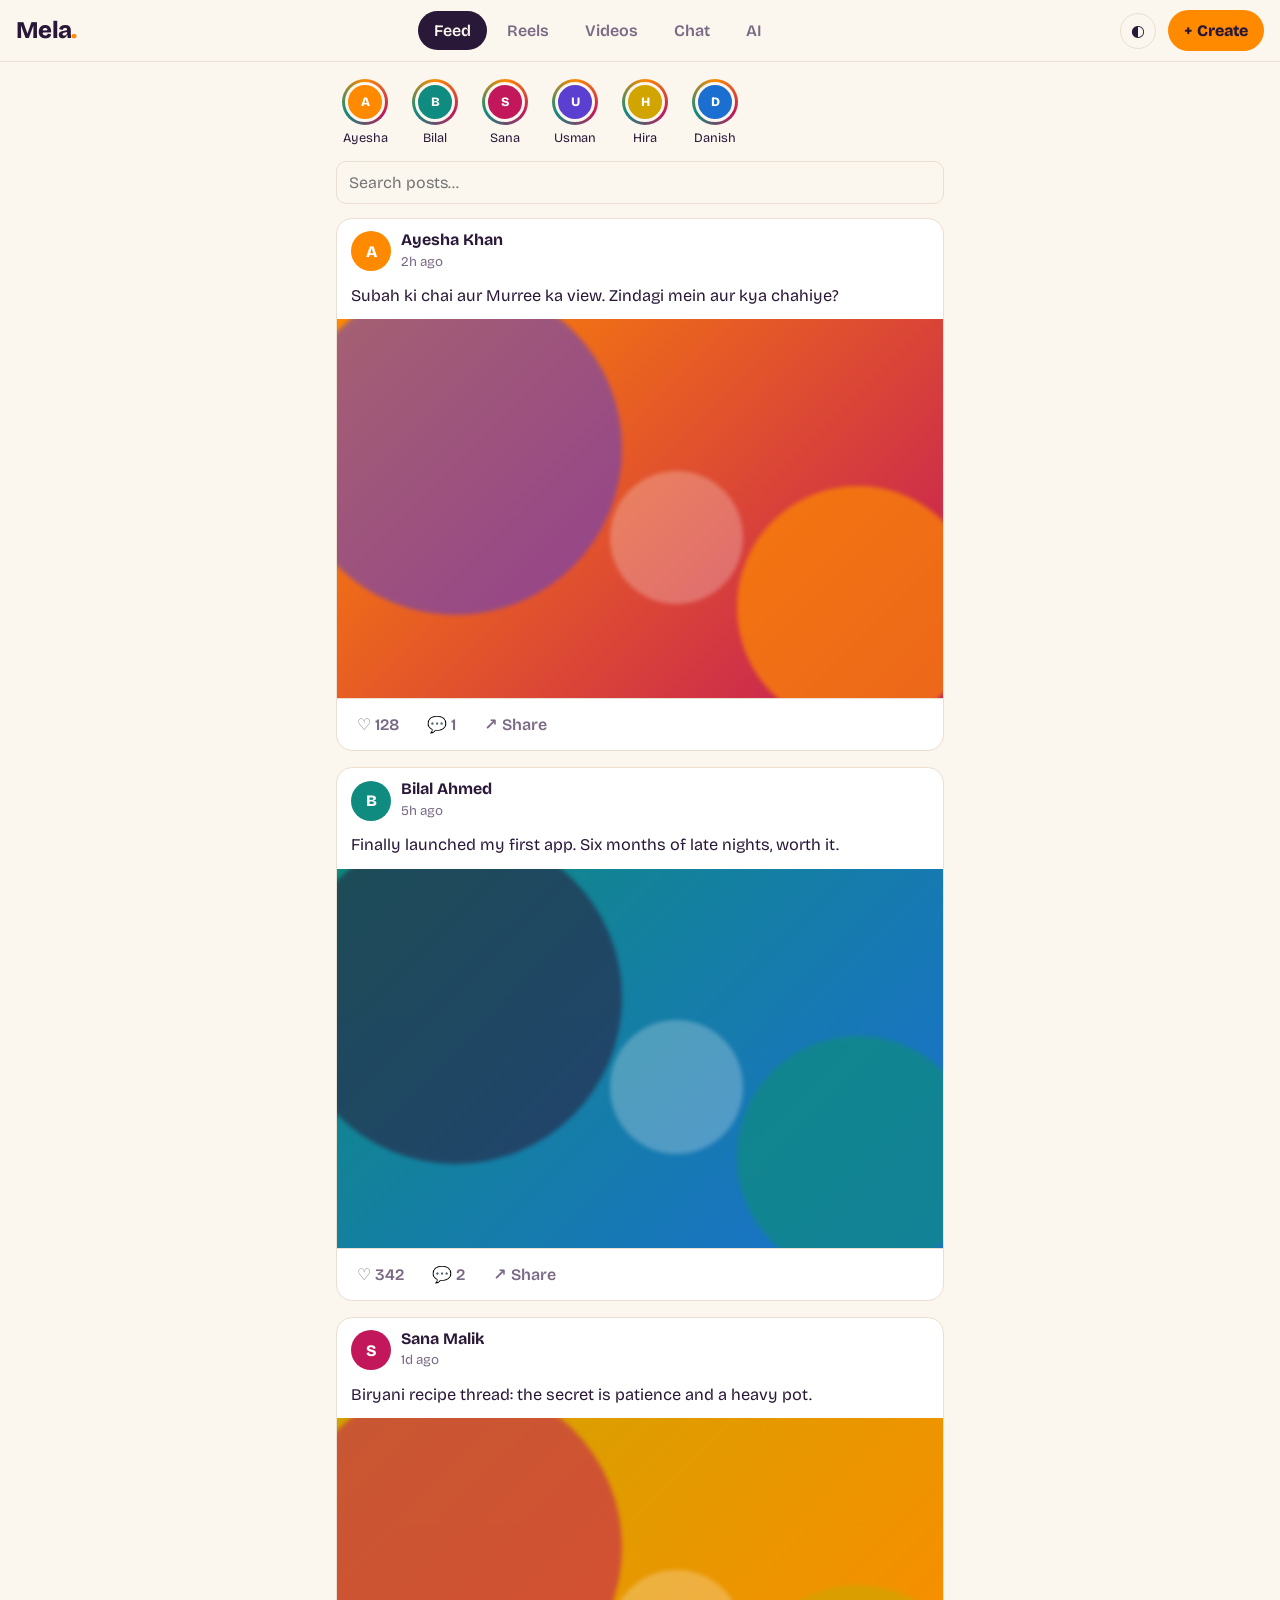
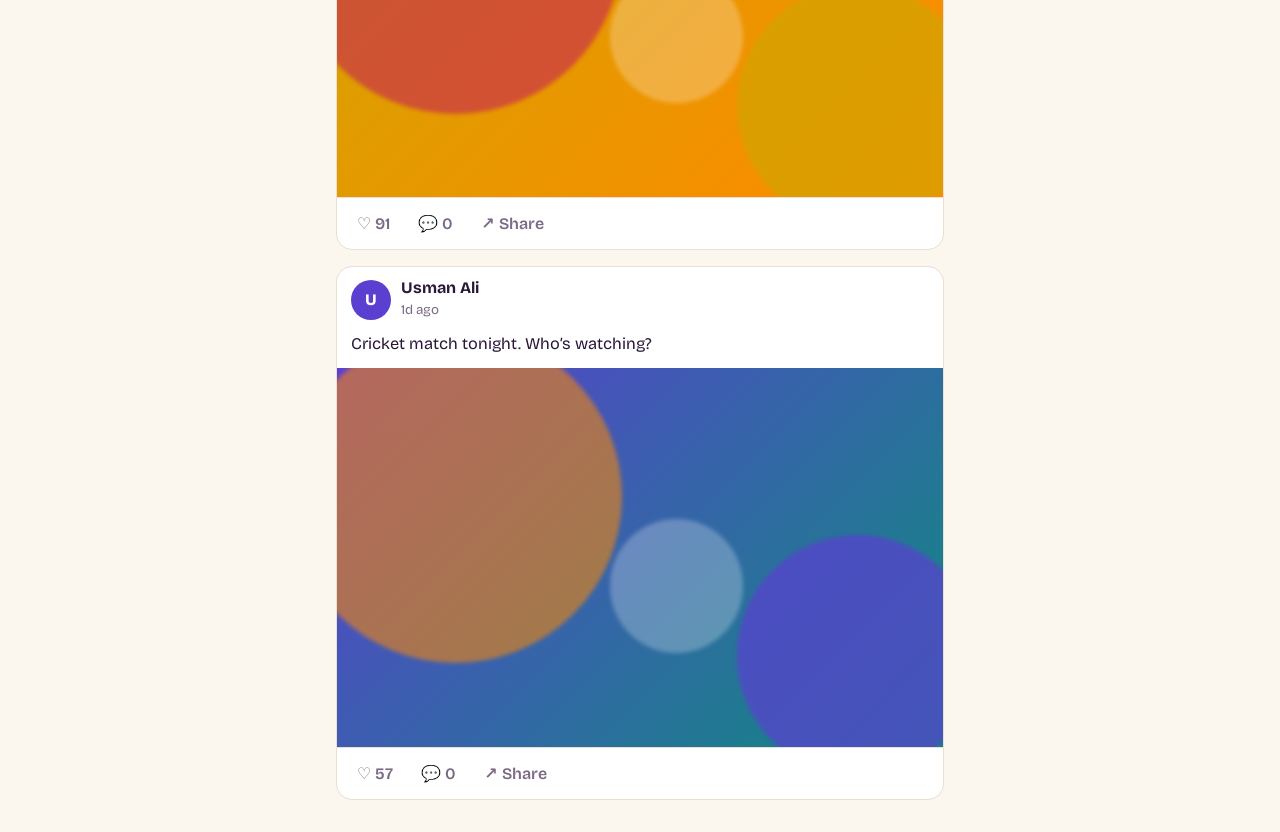
<file: index.html>
<!DOCTYPE html>
<html lang="en">
<head>
<meta charset="utf-8">
<meta name="viewport" content="width=device-width, initial-scale=1, viewport-fit=cover">
<title>Mela – Feed, Reels, Videos</title>
<link href="https://fonts.googleapis.com/css2?family=Bricolage+Grotesque:wght@400;600;800&display=swap" rel="stylesheet">
<style>
:root{--bg:#fbf6ee;--card:#fff;--ink:#2a1838;--mute:#7a6a85;--line:#eadfd0;--accent:#ff8a00;--teal:#0f8b7f;--onacc:#2a1838;
color-scheme:light;box-sizing:border-box;padding-top:env(safe-area-inset-top,0px);padding-bottom:env(safe-area-inset-bottom,0px)}
@media (prefers-color-scheme:dark){:root:not([data-theme="light"]){--bg:#1a1024;--card:#26183400;--card:#261834;--ink:#f6ecff;--mute:#a995b8;--line:#3a2850;--teal:#34d1c0;color-scheme:dark}}
:root[data-theme="dark"]{--bg:#1a1024;--card:#261834;--ink:#f6ecff;--mute:#a995b8;--line:#3a2850;--teal:#34d1c0;color-scheme:dark}
*,*:before,*:after{box-sizing:inherit}
html{scroll-padding-top:env(safe-area-inset-top,0px)}
body{margin:0;background:var(--bg);color:var(--ink);font-family:'Bricolage Grotesque',system-ui,-apple-system,Segoe UI,sans-serif;line-height:1.45}
body::before{content:"";position:fixed;inset:0 0 auto;height:env(safe-area-inset-top,0px);background:var(--bg);z-index:30}
button{font:inherit;color:inherit;cursor:pointer;border:0;background:none}
button:focus-visible,input:focus-visible,textarea:focus-visible{outline:3px solid var(--teal);outline-offset:2px}
header{position:sticky;top:env(safe-area-inset-top,0px);z-index:20;background:var(--bg);border-bottom:1px solid var(--line);display:flex;align-items:center;gap:12px;padding:10px 16px}
.logo{font-weight:800;font-size:1.5rem;letter-spacing:-.03em}
.logo i{font-style:normal;color:var(--accent)}
nav{display:flex;gap:4px;margin:0 auto}
nav button{padding:8px 16px;border-radius:99px;font-weight:600;color:var(--mute)}
nav button[aria-selected="true"]{background:var(--ink);color:var(--bg)}
.create{background:var(--accent);color:var(--onacc);font-weight:800;padding:9px 16px;border-radius:99px}
.theme{width:36px;height:36px;border-radius:50%;border:1px solid var(--line)}
main{max-width:640px;margin:0 auto;padding:16px}
main.wide{max-width:1100px}
.card{background:var(--card);border:1px solid var(--line);border-radius:16px;margin-bottom:16px;overflow:hidden}
.ph{display:flex;align-items:center;gap:10px;padding:12px 14px}
.av{width:40px;height:40px;border-radius:50%;display:grid;place-items:center;font-weight:800;color:#fff;flex:none}
.ph b{display:block;line-height:1.1}.ph small{color:var(--mute)}
.txt{padding:0 14px 12px;font-size:1.02rem;max-width:62ch}
.media{aspect-ratio:16/10;position:relative;overflow:hidden;background:#222}
.media video,.media img{width:100%;height:100%;object-fit:cover;display:block}
.art{position:absolute;inset:0}
.art span{position:absolute;border-radius:50%;filter:blur(2px);animation:drift 9s ease-in-out infinite alternate}
@keyframes drift{to{transform:translate(30px,-24px) scale(1.25)}}
.acts{display:flex;gap:4px;padding:6px 8px;border-top:1px solid var(--line)}
.acts button{padding:8px 12px;border-radius:10px;font-weight:600;color:var(--mute)}
.acts button:hover{background:var(--line)}
.acts .on{color:#e5195b}
.cmts{padding:8px 14px 14px;border-top:1px solid var(--line)}
.cmts p{margin:6px 0;font-size:.95rem}
.cmts form{display:flex;gap:8px;margin-top:8px}
input[type=text],textarea{flex:1;width:100%;font:inherit;color:var(--ink);background:var(--bg);border:1px solid var(--line);border-radius:10px;padding:9px 12px}
.btn{background:var(--ink);color:var(--bg);padding:9px 16px;border-radius:10px;font-weight:600}
.reels{height:calc(100dvh - 130px);overflow-y:auto;scroll-snap-type:y mandatory;border-radius:18px;max-width:420px;margin:0 auto;scrollbar-width:none}
.reel{height:100%;scroll-snap-align:start;position:relative;overflow:hidden;background:#222;color:#fff}
.reel .cap{position:absolute;left:16px;right:80px;bottom:20px;text-shadow:0 1px 8px rgba(0,0,0,.6)}
.reel .side{position:absolute;right:10px;bottom:24px;display:flex;flex-direction:column;gap:14px;align-items:center}
.reel .side button{width:52px;color:#fff;font-weight:600;font-size:.8rem;text-shadow:0 1px 6px rgba(0,0,0,.6)}
.reel .side b{display:block;font-size:1.6rem}
.reel.paused .art span{animation-play-state:paused}
.grid{display:grid;grid-template-columns:repeat(auto-fill,minmax(260px,1fr));gap:18px}
.vid{text-align:left;display:block;width:100%}
.vid .media{border-radius:14px;aspect-ratio:16/9}
.dur{position:absolute;right:8px;bottom:8px;background:rgba(0,0,0,.75);color:#fff;font-size:.78rem;padding:2px 7px;border-radius:6px;z-index:2}
.vid h3{margin:8px 0 2px;font-size:1rem;line-height:1.25}.vid small{color:var(--mute)}
.watch .media{aspect-ratio:16/9;border-radius:16px}
.bar{position:absolute;left:0;bottom:0;height:5px;background:var(--accent);z-index:2;width:0}
.play{position:absolute;inset:0;display:grid;place-items:center;z-index:2}
.play span{width:68px;height:68px;border-radius:50%;background:rgba(255,255,255,.9);display:grid;place-items:center;color:#2a1838;font-size:1.6rem}
.row{display:flex;gap:8px;flex-wrap:wrap;align-items:center;margin:12px 0}
dialog{border:1px solid var(--line);border-radius:18px;background:var(--card);color:var(--ink);width:min(520px,92vw);padding:18px}
dialog::backdrop{background:rgba(20,8,30,.55)}
dialog h2{margin:0 0 10px}
.toast{position:fixed;left:50%;bottom:calc(20px + env(safe-area-inset-bottom,0px));transform:translateX(-50%);background:var(--ink);color:var(--bg);padding:10px 18px;border-radius:99px;z-index:40;font-weight:600}
@media (max-width:560px){header{flex-wrap:wrap}nav{order:3;width:100%;justify-content:space-between}nav button{flex:1;padding:8px 6px}.create{margin-left:auto}}
.stories{display:flex;gap:12px;overflow-x:auto;padding-bottom:12px;scrollbar-width:none}.stories button{display:grid;justify-items:center;gap:4px;font-size:.8rem;flex:none}.ring{padding:3px;border-radius:50%;background:conic-gradient(var(--accent),#c2185b,var(--teal),var(--accent))}.ring .av{border:3px solid var(--bg)}
.sv{position:fixed;inset:0;z-index:50;display:grid;place-items:center;color:#fff;text-align:center;padding:30px;font-size:1.5rem;font-weight:800}
.msgs{height:calc(100dvh - 270px);min-height:240px;overflow-y:auto;display:flex;flex-direction:column;gap:8px;padding:4px}
.m{max-width:82%;padding:8px 12px;border-radius:14px;background:var(--card);border:1px solid var(--line);white-space:pre-wrap}.m.me{align-self:flex-end;background:var(--accent);color:var(--onacc);border:0}.m small{display:block;color:var(--mute);font-size:.72rem}.m.me small{color:inherit;opacity:.7}
.chatf{display:flex;gap:8px;margin-top:10px}
@media (prefers-reduced-motion:reduce){.art span{animation:none}}
</style>
</head>
<body>
<header>
  <div class="logo">Mela<i>.</i></div>
  <nav role="tablist" aria-label="Sections">
    <button role="tab" data-tab="feed">Feed</button>
    <button role="tab" data-tab="reels">Reels</button>
    <button role="tab" data-tab="videos">Videos</button>
    <button role="tab" data-tab="chat">Chat</button>
    <button role="tab" data-tab="ai">AI</button>
  </nav>
  <button class="theme" id="theme" aria-label="Toggle dark mode">◐</button>
  <button class="create" id="create">+ Create</button>
</header>
<main id="view"></main>

<dialog id="dlg">
  <h2>Create something</h2>
  <textarea id="newText" rows="4" placeholder="Share what’s on your mind…"></textarea>
  <div class="row"><button class="btn" id="aiCap" hidden>✨ Write with AI</button></div>
  <div class="row"><label>Add photo or video: <input type="file" id="newFile" accept="image/*,video/*"></label></div>
  <p style="color:var(--mute);font-size:.85rem;margin:0 0 10px">Videos you add also appear in Reels and Videos while this page is open.</p>
  <div class="row" style="justify-content:flex-end"><button class="btn" id="cancel" style="background:var(--line);color:var(--ink)">Cancel</button><button class="btn" id="publish">Publish</button></div>
</dialog>

<script>
const COLORS=['#ff8a00','#0f8b7f','#c2185b','#5b3fd1','#d1a400','#1b6fd1'];
const GRAD=[['#ff8a00','#c2185b','#5b3fd1'],['#0f8b7f','#1b6fd1','#2a1838'],['#d1a400','#ff8a00','#c2185b'],['#5b3fd1','#0f8b7f','#ff8a00'],['#c2185b','#2a1838','#1b6fd1'],['#1b6fd1','#34d1c0','#d1a400']];
const people=['Ayesha Khan','Bilal Ahmed','Sana Malik','Usman Ali','Hira Noor','Danish Raza'];
let posts=[
 {id:'p1',who:0,time:'2h',text:'Subah ki chai aur Murree ka view. Zindagi mein aur kya chahiye?',g:0,likes:128,cm:[['Bilal','Wah! Kaunsi jagah hai?']]},
 {id:'p2',who:1,time:'5h',text:'Finally launched my first app. Six months of late nights, worth it.',g:1,likes:342,cm:[['Sana','Mubarak ho! 🎉'],['Usman','Link share karo']]},
 {id:'p3',who:2,time:'1d',text:'Biryani recipe thread: the secret is patience and a heavy pot.',g:2,likes:91,cm:[]},
 {id:'p4',who:3,time:'1d',text:'Cricket match tonight. Who’s watching?',g:3,likes:57,cm:[]}
];
let reels=[
 {id:'r1',who:4,text:'60-second pasta that actually works',g:4,likes:2400},
 {id:'r2',who:5,text:'Sunset timelapse from my rooftop',g:0,likes:1800},
 {id:'r3',who:0,text:'3 tips to learn faster, no fluff',g:1,likes:3100},
 {id:'r4',who:1,text:'Street food tour, part 1',g:2,likes:950}
];
let videos=[
 {id:'v1',who:3,title:'Learn JavaScript in 20 minutes',dur:'20:14',views:'48K views',g:3},
 {id:'v2',who:2,title:'Hunza valley: a 7 day road trip',dur:'12:40',views:'210K views',g:1},
 {id:'v3',who:4,title:'Home workout, no equipment',dur:'15:02',views:'96K views',g:2},
 {id:'v4',who:5,title:'How to start a small business',dur:'9:31',views:'33K views',g:4},
 {id:'v5',who:0,title:'Chai masala from scratch',dur:'6:18',views:'71K views',g:0},
 {id:'v6',who:1,title:'Build a website in one hour',dur:'58:00',views:'120K views',g:5}
];
let liked={},tab='feed',watching=null;
try{liked=JSON.parse(localStorage.getItem('mela-liked')||'{}')}catch(e){}
const $=s=>document.querySelector(s), view=$('#view');
const esc=s=>String(s).replace(/[&<>"]/g,c=>({'&':'&amp;','<':'&lt;','>':'&gt;','"':'&quot;'}[c]));
function save(){try{localStorage.setItem('mela-liked',JSON.stringify(liked))}catch(e){}}
function toast(m){const t=document.createElement('div');t.className='toast';t.textContent=m;document.body.appendChild(t);setTimeout(()=>t.remove(),1800)}
function art(g){const c=GRAD[g%GRAD.length];return `<div class="art" style="background:linear-gradient(135deg,${c[0]},${c[1]})"><span style="width:55%;aspect-ratio:1;left:-8%;top:-10%;background:${c[2]};opacity:.55"></span><span style="width:40%;aspect-ratio:1;right:-6%;bottom:-8%;background:${c[0]};opacity:.7;animation-delay:-3s"></span><span style="width:22%;aspect-ratio:1;left:45%;top:40%;background:#fff;opacity:.25;animation-delay:-6s"></span></div>`}
function media(o){if(o.src){return o.kind==='video'?`<video src="${o.src}" controls loop muted playsinline></video>`:`<img src="${o.src}" alt="Uploaded photo">`}return art(o.g||0)}
function av(i){return `<div class="av" style="background:${COLORS[i%6]}">${people[i%6][0]}</div>`}
function likeBtn(id,n,label){const on=liked[id];return `<button class="${on?'on':''}" data-like="${id}" aria-pressed="${!!on}">${on?'♥':'♡'} ${n+(on?1:0)}${label||''}</button>`}

function renderFeed(){
 view.className='';
 view.innerHTML=storiesHtml()+posts.filter(p=>!q||p.text.toLowerCase().includes(q)).map(p=>`<article class="card" id="${p.id}">
  <div class="ph">${av(p.who)}<div><b>${esc(people[p.who%6])}</b><small>${p.time} ago</small></div></div>
  <div class="txt">${esc(p.text)}</div>
  ${(p.src||p.g!==undefined&&p.showMedia!==false)&&p.g!==undefined||p.src?`<div class="media">${media(p)}</div>`:''}
  <div class="acts">${likeBtn(p.id,p.likes)}<button data-cm="${p.id}">💬 ${p.cm.length}</button><button data-share="${p.id}">↗ Share</button></div>
  <div class="cmts" hidden>${p.cm.map(c=>`<p><b>${esc(c[0])}</b> ${esc(c[1])}</p>`).join('')}
   <form data-form="${p.id}"><input type="text" placeholder="Write a comment…" aria-label="Comment"><button class="btn">Send</button></form></div>
 </article>`).join('');
}
function renderReels(){
 view.className='';
 view.innerHTML=`<div class="reels">${reels.map(r=>`<section class="reel" data-reel>
  ${r.src?`<video src="${r.src}" autoplay loop muted playsinline controls style="width:100%;height:100%;object-fit:cover"></video>`:art(r.g)}
  <div class="cap"><b>@${esc(people[r.who%6].split(' ')[0].toLowerCase())}</b><div>${esc(r.text)}</div></div>
  <div class="side">${likeBtn(r.id,r.likes).replace('<button','<button style="font-size:1.1rem"')}<button data-share="${r.id}"><b>↗</b>Share</button></div>
 </section>`).join('')}</div>
 <p style="text-align:center;color:var(--mute);font-size:.85rem">Scroll for the next reel. Tap a reel to pause the motion.</p>`;
}
function renderVideos(){
 view.className='wide';
 if(watching){const v=videos.find(x=>x.id===watching);
  view.innerHTML=`<div class="watch" style="max-width:860px;margin:0 auto"><button class="btn" data-back style="margin-bottom:12px">← All videos</button>
   <div class="media">${v.src?`<video src="${v.src}" controls autoplay playsinline></video>`:art(v.g)+'<div class="play" data-play><span>▶</span></div><div class="bar" id="bar"></div>'}</div>
   <h2 style="margin:12px 0 4px">${esc(v.title)}</h2><small style="color:var(--mute)">${v.views}</small>
   <div class="row">${av(v.who)}<b>${esc(people[v.who%6])}</b><button class="btn" data-sub style="margin-left:auto">Subscribe</button>${likeBtn(v.id,420)}<button class="btn" data-share="${v.id}" style="background:var(--line);color:var(--ink)">↗ Share</button></div></div>`;return}
 view.innerHTML=`<div class="grid">${videos.map(v=>`<button class="vid" data-open="${v.id}"><div class="media">${media(v)}<span class="dur">${v.dur}</span></div><h3>${esc(v.title)}</h3><small>${esc(people[v.who%6])} · ${v.views}</small></button>`).join('')}</div>`;
}
function render(){
 document.querySelectorAll('nav button').forEach(b=>b.setAttribute('aria-selected',b.dataset.tab===tab));
 ({feed:renderFeed,reels:renderReels,videos:renderVideos,chat:renderChat,ai:renderAI})[tab]();
}
function find(id){return posts.find(x=>x.id===id)||reels.find(x=>x.id===id)||videos.find(x=>x.id===id)}

document.addEventListener('click',e=>{
 const t=e.target.closest('button,[data-reel]');if(!t)return;
 if(t.dataset.tab){tab=t.dataset.tab;watching=null;render();window.scrollTo(0,0)}
 else if(t.dataset.like){const id=t.dataset.like;liked[id]=!liked[id];save();render()}
 else if(t.dataset.cm){const c=t.closest('article').querySelector('.cmts');c.hidden=!c.hidden;if(!c.hidden)c.querySelector('input').focus()}
 else if(t.dataset.share){try{navigator.clipboard.writeText(location.href.split('#')[0]+'#'+t.dataset.share)}catch(x){}toast('Link copied')}
 else if(t.dataset.open){watching=t.dataset.open;render();window.scrollTo(0,0)}
 else if('back' in t.dataset){watching=null;render()}
 else if('sub' in t.dataset){const on=t.textContent==='Subscribe';t.textContent=on?'Subscribed ✓':'Subscribe';if(on)toast('Subscribed')}
 else if(t.id==='theme'){const d=document.documentElement,dark=getComputedStyle(d).colorScheme==='dark';d.dataset.theme=dark?'light':'dark'}
 else if(t.id==='create'){$('#dlg').showModal()}
 else if(t.id==='cancel'){$('#dlg').close()}
 else if(t.id==='publish'){publish()}
});
document.addEventListener('click',e=>{
 const p=e.target.closest('[data-play]');
 if(p){p.remove();const bar=$('#bar');let w=0;const iv=setInterval(()=>{if(!document.body.contains(bar)||w>=100){clearInterval(iv);return}w+=.5;bar.style.width=w+'%'},100)}
 const r=e.target.closest('[data-reel]');if(r&&!e.target.closest('button,video'))r.classList.toggle('paused');
});
document.addEventListener('submit',e=>{
 e.preventDefault();const id=e.target.dataset.form;if(!id)return;
 const i=e.target.querySelector('input');if(!i.value.trim())return;
 find(id).cm.push(['You',i.value.trim()]);const open=id;render();
 const c=document.getElementById(open).querySelector('.cmts');c.hidden=false;
});
function publish(){
 const text=$('#newText').value.trim(),f=$('#newFile').files[0];
 if(!text&&!f){toast('Write something or add a file first');return}
 const o={id:'u'+Date.now(),who:0,time:'Just now',text:text||'New upload',likes:0,cm:[]};
 if(f){o.src=URL.createObjectURL(f);o.kind=f.type.startsWith('video')?'video':'image';
  if(o.kind==='video'){reels.unshift({id:o.id+'r',who:0,text:o.text,likes:0,src:o.src});videos.unshift({id:o.id+'v',who:0,title:o.text.slice(0,60),dur:'New',views:'0 views',g:0,src:o.src})}}
 else o.g=Math.floor(Math.random()*6);
 if(!f)delete o.g;
 posts.unshift(o);$('#newText').value='';$('#newFile').value='';$('#dlg').close();tab='feed';render();toast('Published');
}
let q='',chat=[],room=null,sample=null,aiLog=[];
const myName='Guest'+Math.floor(100+Math.random()*900);
const SYS='You are Mela AI, a friendly assistant inside a social app. Reply briefly, in the same language the user writes (Roman Urdu or English).\n\n';
function storiesHtml(){return `<div class="stories">${people.map((n,i)=>`<button data-story="${i}"><span class="ring"><span class="av" style="background:${COLORS[i]}">${n[0]}</span></span>${esc(n.split(' ')[0])}</button>`).join('')}</div><input type="text" id="search" placeholder="Search posts…" value="${esc(q)}" aria-label="Search posts" style="margin-bottom:14px">`}
const storyText=['Chai time ☕','New project loading…','Weekend plans?','Match day!','Fresh bake today','Morning run done'];
function msgs(list,empty){return list.length?list.map(m=>`<div class="m ${m.me?'me':''}"><small>${esc(m.n)}</small>${esc(m.t)}</div>`).join(''):`<p style="color:var(--mute);text-align:center">${empty}</p>`}
function renderChat(){view.className='';
 view.innerHTML=`<h2 style="margin:0 0 8px">Live chat</h2><small style="color:var(--mute)">${room?'Everyone with this page open right now can see your messages.':'Live chat connects when this page is open on claude.ai.'}</small><div class="msgs" id="msgs">${msgs(chat,'No messages yet. Say salaam!')}</div><form class="chatf" id="chatf"><input type="text" placeholder="Type a message…" aria-label="Message"${room?'':' disabled'}><button class="btn"${room?'':' disabled'}>Send</button></form>`;
 const b=$('#msgs');b.scrollTop=b.scrollHeight}
function renderAI(){view.className='';
 view.innerHTML=`<h2 style="margin:0 0 8px">Mela AI ✨</h2><small style="color:var(--mute)">${sample?'Ask for caption ideas, video scripts, or advice.':'AI works when this page is open on claude.ai.'}</small><div class="msgs" id="msgs">${msgs(aiLog.map(m=>({me:m.role==='user',n:m.role==='user'?'You':'Mela AI',t:m.content})),'Try: “Mere reel ke liye 3 caption do”')}</div><form class="chatf" id="aif"><input type="text" placeholder="Ask Mela AI…" aria-label="Ask AI"${sample?'':' disabled'}><button class="btn"${sample?'':' disabled'}>Ask</button></form>`;
 const b=$('#msgs');b.scrollTop=b.scrollHeight}
async function askAI(t){aiLog.push({role:'user',content:t});const a={role:'assistant',content:'…'};const hist=aiLog.map((m,i)=>i?m:{role:'user',content:SYS+m.content});aiLog.push(a);renderAI();
 try{const r=await sample(hist,{cache:false,onText:({text})=>{a.content=text;if(tab==='ai')renderAI()}});a.content=r.text}catch(e){a.content=e&&e.code==='not_granted'?'AI permission was declined.':'AI is busy, try again soon.'}
 if(tab==='ai')renderAI()}
document.addEventListener('submit',e=>{const id=e.target.id;if(id!=='chatf'&&id!=='aif')return;e.preventDefault();const i=e.target.querySelector('input'),t=i.value.trim();if(!t)return;i.value='';
 if(id==='aif'){askAI(t);return}
 chat.push({n:myName,t,me:true});try{room.emit('msg',{n:myName,t})}catch(x){}renderChat()},true);
document.addEventListener('input',e=>{if(e.target.id==='search'){q=e.target.value.toLowerCase();const p=e.target.selectionStart;renderFeed();const s=$('#search');s.focus();s.setSelectionRange(p,p)}});
document.addEventListener('click',async e=>{
 const s=e.target.closest('[data-story]');
 if(s){const i=+s.dataset.story,c=GRAD[i%6],d=document.createElement('div');d.className='sv';d.style.background=`linear-gradient(160deg,${c[0]},${c[1]},${c[2]})`;d.innerHTML=`<div>${esc(people[i])}<br><span style="font-weight:600;font-size:1.1rem">${storyText[i]}</span></div>`;d.onclick=()=>d.remove();document.body.appendChild(d);setTimeout(()=>d.remove(),4000);return}
 if(e.target.id==='aiCap'&&sample){const b=e.target,idea=$('#newText').value.trim()||'a fun everyday moment';b.textContent='Writing…';
 try{const r=await sample('Write one catchy social media post (max 30 words, add 1-2 emojis) about this idea. Use the same language as the idea. Reply with the post only.\n\nIdea: '+idea,{cache:false});$('#newText').value=r.text.trim()}catch(x){toast('AI is unavailable right now')}b.textContent='✨ Write with AI'}
});
if(window.claude){
 claude.use('sample').then(s=>{sample=s;if(s)$('#aiCap').hidden=false;if(tab==='ai')render()}).catch(()=>{});
 claude.use('room').then(r=>{if(!r)return;room=r;r.on('msg',d=>{if(d&&d.t){chat.push({n:String(d.n||'Guest').slice(0,30),t:String(d.t).slice(0,500)});if(tab==='chat')renderChat()}});if(tab==='chat')render()}).catch(()=>{});
}
render();
</script>
</body>
</html>
</file>
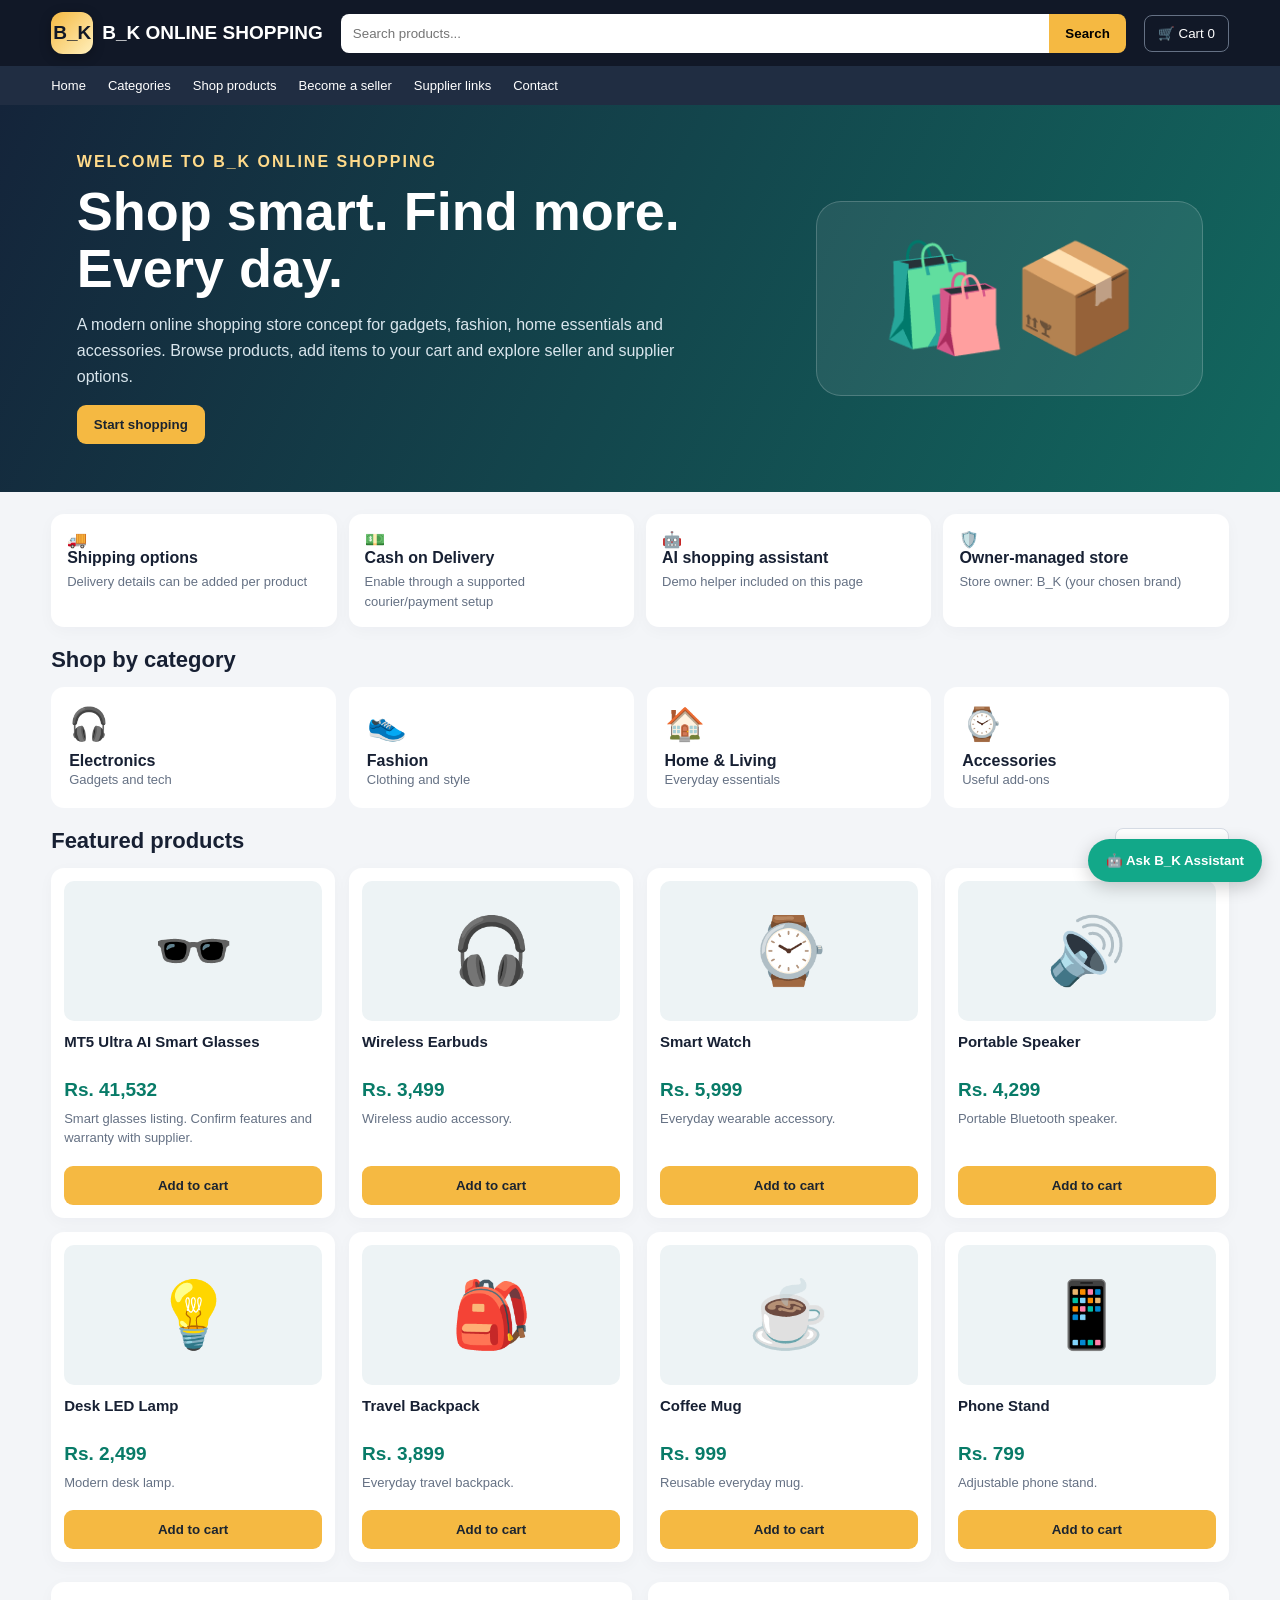
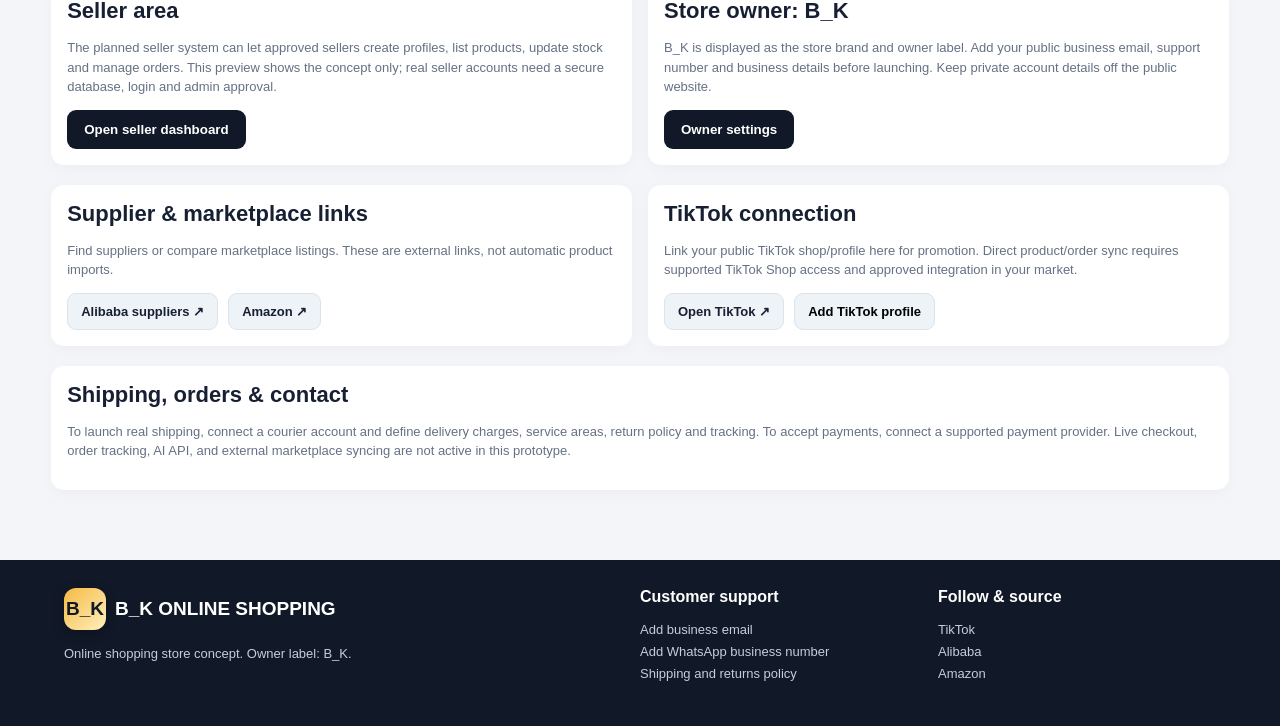
<file: B_K_online_shopping_demo.html>
<!doctype html>
<html lang="en">
<head>
<meta charset="utf-8"><meta name="viewport" content="width=device-width,initial-scale=1">
<meta name="theme-color" content="#111827">
<title>B_K ONLINE SHOPPING</title>
<style>
:root{--navy:#111827;--navy2:#202d42;--gold:#f5b942;--teal:#12a889;--bg:#f3f5f8;--muted:#657184}
*{box-sizing:border-box}body{margin:0;background:var(--bg);font-family:Arial,sans-serif;color:#172033}a{color:inherit;text-decoration:none}
header{background:var(--navy);color:white;padding:12px 4%;display:flex;align-items:center;gap:18px;position:sticky;top:0;z-index:5}
.logo{display:flex;align-items:center;gap:9px;font-weight:800;font-size:19px;white-space:nowrap}.mark{width:42px;height:42px;border-radius:12px;background:linear-gradient(135deg,var(--gold),#fff0bd);color:#111827;display:grid;place-items:center;font-weight:900;font-size:19px;box-shadow:0 3px 12px #0004}
.search{display:flex;flex:1;min-width:90px}.search input{width:100%;padding:12px;border:0;border-radius:8px 0 0 8px;outline:0}.search button{border:0;background:var(--gold);padding:0 16px;border-radius:0 8px 8px 0;cursor:pointer;font-weight:bold}
.cartbtn{border:1px solid #657184;background:transparent;color:white;padding:10px 13px;border-radius:8px;white-space:nowrap;cursor:pointer}
nav{background:var(--navy2);color:white;display:flex;gap:22px;padding:12px 4%;overflow:auto;white-space:nowrap;font-size:13px}
.hero{background:linear-gradient(115deg,#14243a,#12685f);color:white;padding:48px 6%;display:grid;grid-template-columns:1.3fr .7fr;align-items:center;gap:20px}
.hero h1{font-size:clamp(30px,5vw,54px);line-height:1.05;margin:12px 0}.hero p{color:#d9e6ed;line-height:1.6;max-width:620px}.hero .tag{color:#ffda8a;font-weight:bold;letter-spacing:2px}.heroArt{font-size:105px;text-align:center;background:#ffffff14;border:1px solid #ffffff30;border-radius:25px;padding:35px}
.btn{border:0;border-radius:9px;padding:12px 17px;background:var(--gold);font-weight:bold;cursor:pointer;color:#1b2430}.btn.dark{background:var(--navy);color:white}.wrap{max-width:1450px;margin:auto;padding:22px 4% 50px}
.trust{display:grid;grid-template-columns:repeat(4,1fr);gap:12px;margin-bottom:20px}.trust div,.panel{background:white;border-radius:13px;padding:16px;box-shadow:0 4px 16px #15223808}.trust b{display:block;margin-bottom:5px}.muted{color:var(--muted);font-size:13px;line-height:1.5}
h2{margin:0 0 14px;font-size:22px}.section{margin:20px 0}.categories{display:grid;grid-template-columns:repeat(4,1fr);gap:13px}.cat{background:white;border-radius:13px;padding:18px;cursor:pointer}.cat span{font-size:32px}.cat b{display:block;margin-top:9px}
.toolbar{display:flex;justify-content:space-between;align-items:center;gap:12px;flex-wrap:wrap}.toolbar select{padding:10px;border:1px solid #d6dce5;border-radius:8px;background:white}
.products{display:grid;grid-template-columns:repeat(4,1fr);gap:14px}.product{background:white;border-radius:13px;padding:13px;display:flex;flex-direction:column;box-shadow:0 4px 16px #15223808}.pic{height:140px;background:#edf3f5;border-radius:10px;display:grid;place-items:center;font-size:65px;margin-bottom:12px}.product h3{font-size:15px;min-height:38px;margin:0 0 8px}.price{font-weight:800;font-size:19px;color:#087b68}.product .muted{margin:8px 0 12px;flex:1}.product button{width:100%;margin-top:6px}
.two{display:grid;grid-template-columns:1fr 1fr;gap:16px}.links{display:flex;gap:10px;flex-wrap:wrap;margin-top:12px}.linkbtn{display:inline-block;background:#edf3f7;border:1px solid #dce4eb;padding:10px 13px;border-radius:9px;font-weight:bold;font-size:13px}
.assistant{position:fixed;right:18px;bottom:18px;z-index:8}.chatToggle{border:0;border-radius:30px;background:var(--teal);color:white;padding:14px 18px;font-weight:bold;box-shadow:0 5px 18px #0003;cursor:pointer}
.chat{display:none;position:absolute;right:0;bottom:60px;width:min(340px,calc(100vw - 36px));background:white;border-radius:15px;box-shadow:0 8px 35px #0003;overflow:hidden}.chathead{background:var(--navy);color:white;padding:14px;font-weight:bold}.chatbody{height:220px;overflow:auto;padding:12px;font-size:13px}.bubble{background:#edf3f7;padding:9px 11px;border-radius:10px;margin:7px 0;line-height:1.4}.chatrow{display:flex;padding:10px;gap:6px;border-top:1px solid #eee}.chatrow input{min-width:0;flex:1;padding:10px;border:1px solid #ddd;border-radius:8px}
footer{background:var(--navy);color:white;padding:28px 5%;display:grid;grid-template-columns:2fr 1fr 1fr;gap:20px}footer p{color:#c4cedb;font-size:13px;line-height:1.7}
#toast{position:fixed;bottom:80px;left:50%;transform:translateX(-50%);background:#182333;color:white;padding:11px 16px;border-radius:8px;display:none;z-index:12}
@media(max-width:800px){.products{grid-template-columns:repeat(2,1fr)}.trust{grid-template-columns:repeat(2,1fr)}.hero{grid-template-columns:1fr}.heroArt{font-size:75px}.categories{grid-template-columns:repeat(2,1fr)}}
@media(max-width:520px){header{gap:8px;padding:9px 3%}.logo{font-size:14px}.mark{width:35px;height:35px;font-size:16px}.cartbtn{font-size:12px;padding:9px}.search button{padding:0 10px}.hero{padding:35px 5%}.wrap{padding:15px 3% 40px}.products{gap:9px}.pic{height:110px;font-size:52px}.product{padding:9px}.two{grid-template-columns:1fr}footer{grid-template-columns:1fr}}
</style>
</head>
<body>
<header>
 <a class="logo" href="#"><span class="mark">B_K</span><span>B_K ONLINE SHOPPING</span></a>
 <div class="search"><input id="q" placeholder="Search products..." oninput="render()"><button onclick="render()">Search</button></div>
 <button class="cartbtn" onclick="showCart()">🛒 Cart <span id="count">0</span></button>
</header>
<nav><a href="#home">Home</a><a href="#categories">Categories</a><a href="#products">Shop products</a><a href="#sell">Become a seller</a><a href="#sourcing">Supplier links</a><a href="#contact">Contact</a></nav>
<section class="hero" id="home"><div><div class="tag">WELCOME TO B_K ONLINE SHOPPING</div><h1>Shop smart. Find more. Every day.</h1><p>A modern online shopping store concept for gadgets, fashion, home essentials and accessories. Browse products, add items to your cart and explore seller and supplier options.</p><button class="btn" onclick="document.getElementById('products').scrollIntoView({behavior:'smooth'})">Start shopping</button></div><div class="heroArt">🛍️📦</div></section>
<main class="wrap">
 <div class="trust"><div>🚚 <b>Shipping options</b><span class="muted">Delivery details can be added per product</span></div><div>💵 <b>Cash on Delivery</b><span class="muted">Enable through a supported courier/payment setup</span></div><div>🤖 <b>AI shopping assistant</b><span class="muted">Demo helper included on this page</span></div><div>🛡️ <b>Owner-managed store</b><span class="muted">Store owner: B_K (your chosen brand)</span></div></div>
 <section class="section" id="categories"><h2>Shop by category</h2><div class="categories">
  <div class="cat" onclick="filterCat('Electronics')"><span>🎧</span><b>Electronics</b><small class="muted">Gadgets and tech</small></div>
  <div class="cat" onclick="filterCat('Fashion')"><span>👟</span><b>Fashion</b><small class="muted">Clothing and style</small></div>
  <div class="cat" onclick="filterCat('Home')"><span>🏠</span><b>Home & Living</b><small class="muted">Everyday essentials</small></div>
  <div class="cat" onclick="filterCat('Accessories')"><span>⌚</span><b>Accessories</b><small class="muted">Useful add-ons</small></div>
 </div></section>
 <section class="section" id="products"><div class="toolbar"><h2>Featured products</h2><select id="catfilter" onchange="render()"><option>All</option><option>Electronics</option><option>Fashion</option><option>Home</option><option>Accessories</option></select></div><div class="products" id="grid"></div></section>
 <section class="section two" id="sell">
  <div class="panel"><h2>Seller area</h2><p class="muted">The planned seller system can let approved sellers create profiles, list products, update stock and manage orders. This preview shows the concept only; real seller accounts need a secure database, login and admin approval.</p><button class="btn dark" onclick="toast('Seller dashboard is a planned feature. It is not connected in this demo.')">Open seller dashboard</button></div>
  <div class="panel"><h2>Store owner: B_K</h2><p class="muted">B_K is displayed as the store brand and owner label. Add your public business email, support number and business details before launching. Keep private account details off the public website.</p><button class="btn dark" onclick="toast('Owner settings require a secure admin login in the live version.')">Owner settings</button></div>
 </section>
 <section class="section two" id="sourcing">
  <div class="panel"><h2>Supplier & marketplace links</h2><p class="muted">Find suppliers or compare marketplace listings. These are external links, not automatic product imports.</p><div class="links"><a class="linkbtn" href="https://www.alibaba.com/" target="_blank" rel="noopener">Alibaba suppliers ↗</a><a class="linkbtn" href="https://www.amazon.com/" target="_blank" rel="noopener">Amazon ↗</a></div></div>
  <div class="panel"><h2>TikTok connection</h2><p class="muted">Link your public TikTok shop/profile here for promotion. Direct product/order sync requires supported TikTok Shop access and approved integration in your market.</p><div class="links"><a class="linkbtn" href="https://www.tiktok.com/" target="_blank" rel="noopener">Open TikTok ↗</a><button class="linkbtn" onclick="toast('Add your public TikTok profile URL when ready.')">Add TikTok profile</button></div></div>
 </section>
 <section class="section panel" id="contact"><h2>Shipping, orders & contact</h2><p class="muted">To launch real shipping, connect a courier account and define delivery charges, service areas, return policy and tracking. To accept payments, connect a supported payment provider. Live checkout, order tracking, AI API, and external marketplace syncing are not active in this prototype.</p></section>
</main>
<footer><div><div class="logo"><span class="mark">B_K</span> B_K ONLINE SHOPPING</div><p>Online shopping store concept. Owner label: B_K.</p></div><div><b>Customer support</b><p>Add business email<br>Add WhatsApp business number<br>Shipping and returns policy</p></div><div><b>Follow & source</b><p><a href="https://www.tiktok.com/" target="_blank" rel="noopener">TikTok</a><br><a href="https://www.alibaba.com/" target="_blank" rel="noopener">Alibaba</a><br><a href="https://www.amazon.com/" target="_blank" rel="noopener">Amazon</a></p></div></footer>
<div class="assistant"><div class="chat" id="chat"><div class="chathead">🤖 B_K AI Shopping Assistant</div><div class="chatbody" id="chatbody"><div class="bubble">Assalam-o-alaikum! Main B_K store ka demo assistant hoon. Product search, categories aur website features ke baare mein pooch sakte hain.</div></div><div class="chatrow"><input id="chatinput" placeholder="Ask about shopping..." onkeydown="if(event.key==='Enter')ask()"><button class="btn" onclick="ask()">Send</button></div></div><button class="chatToggle" onclick="toggleChat()">🤖 Ask B_K Assistant</button></div>
<div id="toast"></div>
<script>
const items=[
{name:"MT5 Ultra AI Smart Glasses",cat:"Electronics",icon:"🕶️",price:41532,desc:"Smart glasses listing. Confirm features and warranty with supplier."},
{name:"Wireless Earbuds",cat:"Electronics",icon:"🎧",price:3499,desc:"Wireless audio accessory."},
{name:"Smart Watch",cat:"Accessories",icon:"⌚",price:5999,desc:"Everyday wearable accessory."},
{name:"Portable Speaker",cat:"Electronics",icon:"🔊",price:4299,desc:"Portable Bluetooth speaker."},
{name:"Desk LED Lamp",cat:"Home",icon:"💡",price:2499,desc:"Modern desk lamp."},
{name:"Travel Backpack",cat:"Fashion",icon:"🎒",price:3899,desc:"Everyday travel backpack."},
{name:"Coffee Mug",cat:"Home",icon:"☕",price:999,desc:"Reusable everyday mug."},
{name:"Phone Stand",cat:"Accessories",icon:"📱",price:799,desc:"Adjustable phone stand."}
];let cart=[];
function money(n){return "Rs. "+n.toLocaleString("en-PK")}
function render(){let q=document.getElementById("q").value.toLowerCase(),c=document.getElementById("catfilter").value;let a=items.filter(x=>(c==="All"||x.cat===c)&&(x.name.toLowerCase().includes(q)||x.desc.toLowerCase().includes(q)));document.getElementById("grid").innerHTML=a.map(x=>`<article class="product"><div class="pic">${x.icon}</div><h3>${x.name}</h3><div class="price">${money(x.price)}</div><p class="muted">${x.desc}</p><button class="btn" onclick="add('${x.name}')">Add to cart</button></article>`).join("")||"<p>No products found.</p>"}
function filterCat(c){document.getElementById("catfilter").value=c;render();document.getElementById("products").scrollIntoView({behavior:"smooth"})}
function add(n){cart.push(n);document.getElementById("count").textContent=cart.length;toast(n+" added to demo cart")}
function showCart(){toast(cart.length?("Cart items: "+cart.join(", ")):"Your cart is empty")}
function toast(s){let t=document.getElementById("toast");t.textContent=s;t.style.display="block";clearTimeout(window.tt);window.tt=setTimeout(()=>t.style.display="none",3000)}
function toggleChat(){let c=document.getElementById("chat");c.style.display=c.style.display==="block"?"none":"block"}
function ask(){let i=document.getElementById("chatinput"),v=i.value.trim();if(!v)return;let b=document.getElementById("chatbody");b.innerHTML+=`<div class="bubble"><b>You:</b> ${safe(v)}</div>`;let low=v.toLowerCase(),answer="Main is demo mein products search aur cart ke baare mein madad kar sakta hoon. Real AI answers ke liye secure AI service connect karni hogi.";if(low.includes("price")||low.includes("glasses"))answer="MT5 Ultra AI Smart Glasses ki demo listed price Rs. 41,532 hai. Supplier se final cost, shipping, warranty aur stock confirm karein.";else if(low.includes("shipping")||low.includes("delivery"))answer="Shipping abhi demo information hai. Live delivery ke liye courier service aur tracking integration connect karna hoga.";else if(low.includes("tiktok"))answer="TikTok link abhi external profile link ke taur par hai. Direct Shop sync ke liye TikTok Shop eligibility aur approved integration zaroori hai.";else if(low.includes("alibaba")||low.includes("amazon"))answer="Alibaba supplier sourcing ke liye hai aur Amazon alag marketplace hai. Product listing ya order sync automatic tabhi hoga jab supported integration/API aur seller permissions milen.";else if(low.includes("seller"))answer="Seller area ka plan hai. Live seller accounts ke liye secure login, database, seller verification aur admin dashboard chahiye.";b.innerHTML+=`<div class="bubble"><b>B_K Assistant:</b> ${answer}</div>`;b.scrollTop=b.scrollHeight;i.value=""}
function safe(s){return s.replace(/[&<>"']/g,c=>({"&":"&amp;","<":"&lt;",">":"&gt;",'"':"&quot;","'":"&#39;"}[c]))}
render();
</script>
</body></html>
</file>
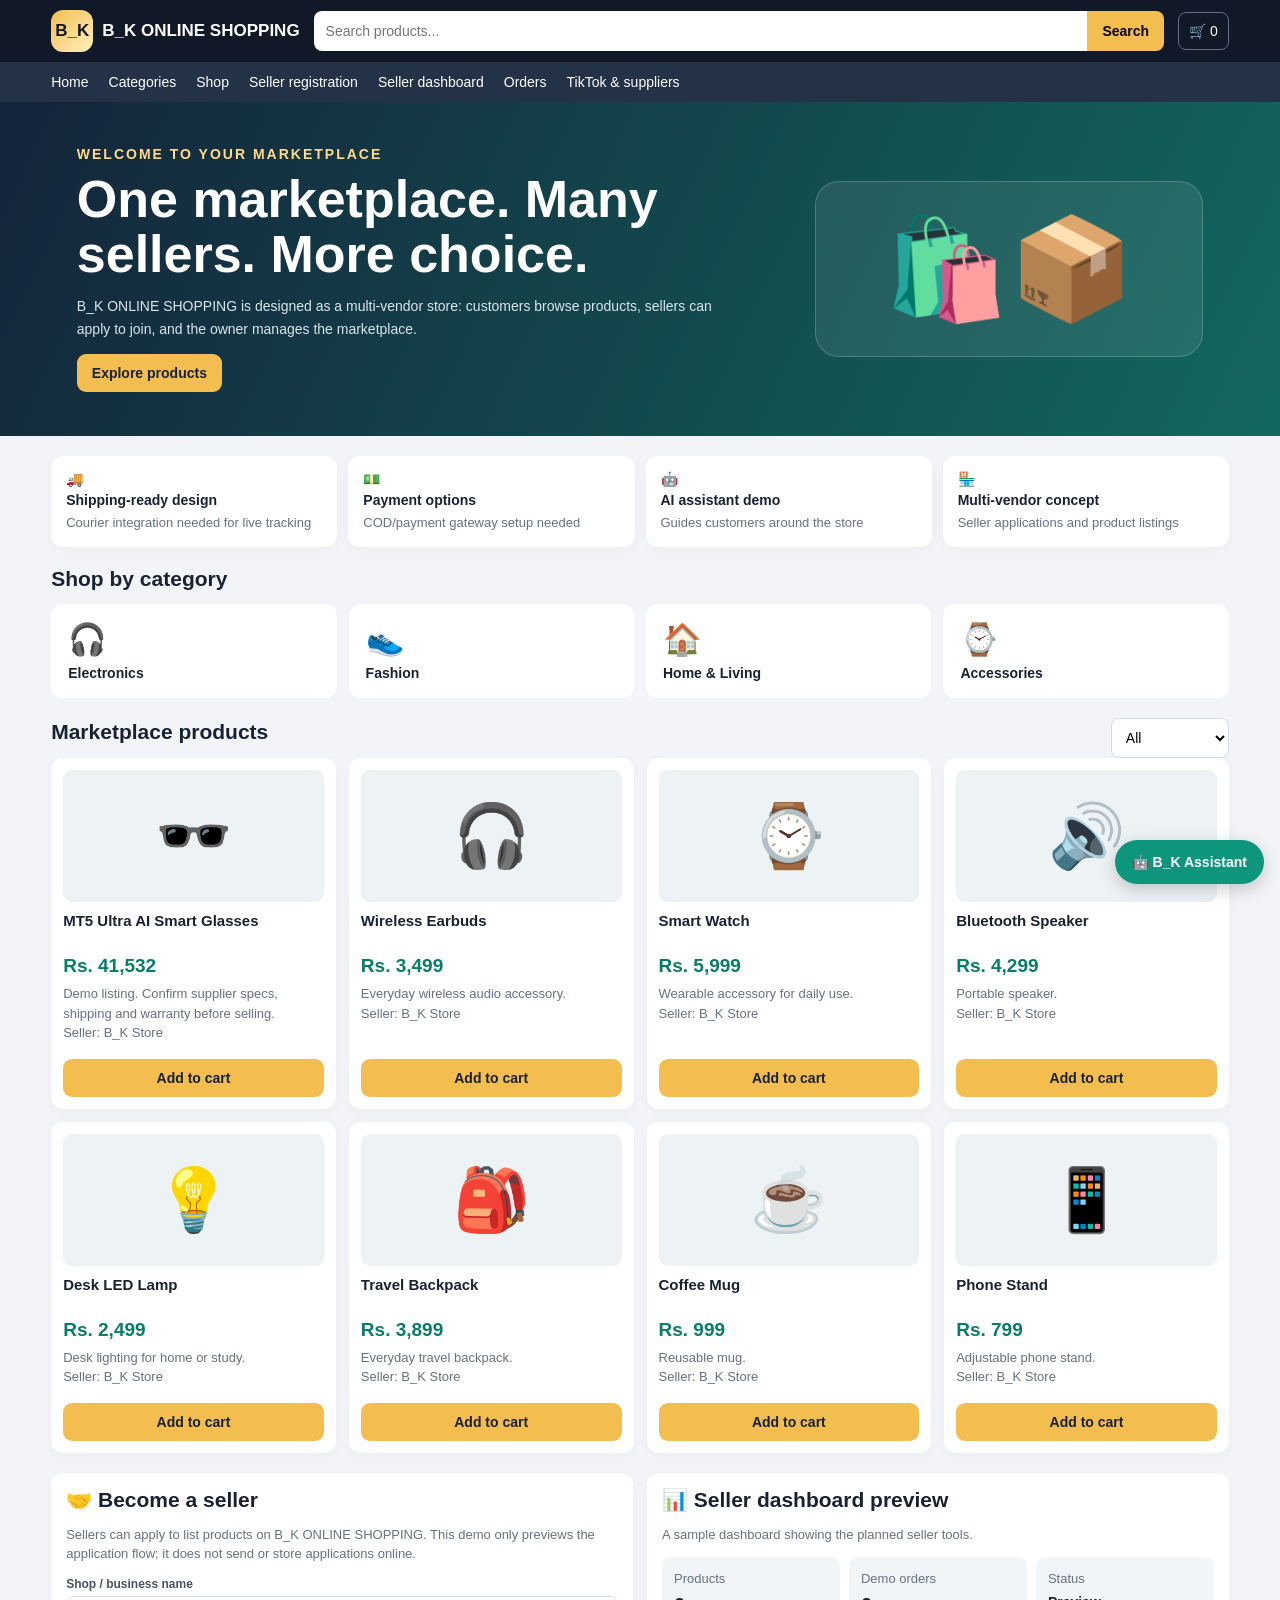
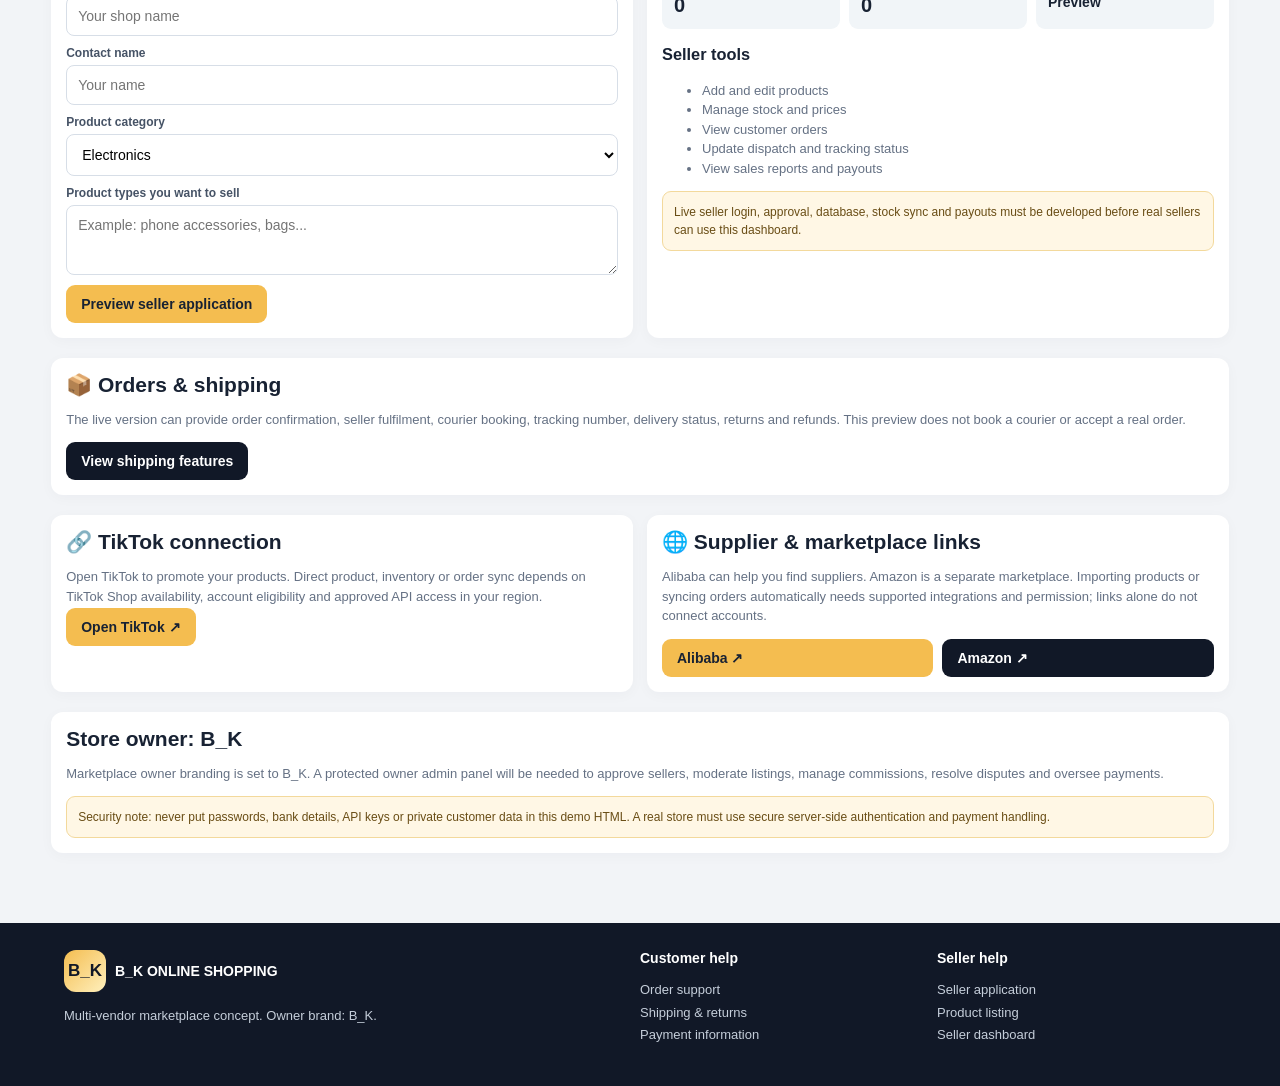
<file: B_K_online_shopping_marketplace_demo.html>
<!doctype html>
<html lang="en">
<head>
<meta charset="utf-8"><meta name="viewport" content="width=device-width,initial-scale=1">
<meta name="theme-color" content="#111827">
<title>B_K ONLINE SHOPPING — Marketplace Demo</title>
<style>
:root{--nav:#111827;--nav2:#243247;--gold:#f4bd50;--teal:#0d967b;--bg:#f2f4f7;--ink:#182233;--muted:#657184}
*{box-sizing:border-box}body{margin:0;background:var(--bg);color:var(--ink);font:14px Arial,sans-serif}button,input,select,textarea{font:inherit}button{cursor:pointer}a{color:inherit;text-decoration:none}
header{background:var(--nav);color:#fff;padding:10px 4%;display:flex;align-items:center;gap:14px;position:sticky;top:0;z-index:8}
.brand{display:flex;align-items:center;gap:9px;font-weight:800;white-space:nowrap}.mark{width:42px;height:42px;background:linear-gradient(135deg,var(--gold),#fff0bd);color:#111827;border-radius:12px;display:grid;place-items:center;font-size:17px;font-weight:900}.brandname{font-size:17px}
.search{display:flex;flex:1;min-width:90px}.search input{flex:1;min-width:0;padding:12px;border:0;border-radius:8px 0 0 8px}.search button{border:0;background:var(--gold);padding:0 15px;border-radius:0 8px 8px 0;font-weight:bold}
.headerbtn{background:transparent;border:1px solid #637086;color:#fff;border-radius:8px;padding:10px;white-space:nowrap}
nav{background:var(--nav2);color:#fff;display:flex;gap:20px;padding:12px 4%;overflow:auto;white-space:nowrap}nav a:hover{text-decoration:underline}
.hero{padding:44px 6%;background:linear-gradient(115deg,#14243a,#12685f);color:white;display:grid;grid-template-columns:1.3fr .7fr;gap:18px;align-items:center}.hero h1{font-size:clamp(30px,5vw,52px);margin:10px 0;line-height:1.05}.hero p{color:#dbe6ed;line-height:1.6;max-width:650px}.hero .kicker{color:#ffda8a;letter-spacing:2px;font-weight:bold}.heroart{font-size:100px;text-align:center;background:#ffffff15;border:1px solid #ffffff30;border-radius:24px;padding:28px}
.btn{background:var(--gold);color:#182233;border:0;border-radius:9px;padding:11px 15px;font-weight:bold}.btn.dark{background:var(--nav);color:#fff}.btn.green{background:var(--teal);color:#fff}.btn.light{background:#edf1f5;color:#253146;border:1px solid #dce2e9}
.wrap{max-width:1450px;margin:auto;padding:20px 4% 50px}.trust{display:grid;grid-template-columns:repeat(4,1fr);gap:11px;margin-bottom:18px}.trust>div,.panel{background:white;border-radius:12px;padding:15px;box-shadow:0 3px 14px #17223808}.trust b{display:block;margin:5px 0}.muted{color:var(--muted);font-size:13px;line-height:1.5}.section{margin:20px 0}.section h2{font-size:21px;margin:0 0 13px}.categories{display:grid;grid-template-columns:repeat(4,1fr);gap:12px}.cat{background:#fff;border-radius:12px;padding:17px;cursor:pointer}.cat span{font-size:31px}.cat b{display:block;margin-top:7px}
.toolbar{display:flex;justify-content:space-between;align-items:center;gap:12px;flex-wrap:wrap}.toolbar select{padding:10px;border:1px solid #d4dce5;border-radius:8px;background:#fff}
.products{display:grid;grid-template-columns:repeat(4,1fr);gap:13px}.product{background:#fff;border-radius:12px;padding:12px;display:flex;flex-direction:column;box-shadow:0 3px 14px #17223808}.pic{height:132px;background:#edf2f5;border-radius:9px;display:grid;place-items:center;font-size:62px;margin-bottom:10px}.product h3{font-size:15px;margin:0 0 7px;min-height:36px}.price{font-size:19px;font-weight:800;color:#087d68}.product .muted{margin:7px 0 10px;flex:1}.product button{width:100%;margin-top:6px}
.grid2{display:grid;grid-template-columns:1fr 1fr;gap:14px}.panel h2{margin-top:0}.field{display:grid;gap:5px;margin:10px 0}.field label{font-size:12px;font-weight:bold;color:#465366}.field input,.field select,.field textarea{width:100%;padding:11px;border:1px solid #d7dee7;border-radius:8px;background:#fff}.field textarea{min-height:70px;resize:vertical}
.row{display:flex;gap:9px;flex-wrap:wrap}.row>*{flex:1}.hidden{display:none!important}
.notice{background:#fff7e5;border:1px solid #f3d99c;border-radius:9px;padding:11px;color:#694d15;font-size:12px;line-height:1.5}
.statgrid{display:grid;grid-template-columns:repeat(3,1fr);gap:9px}.stat{background:#f1f5f8;border-radius:9px;padding:12px}.stat b{display:block;font-size:20px;margin-top:5px}
table{border-collapse:collapse;width:100%;font-size:13px}td,th{text-align:left;padding:10px 7px;border-bottom:1px solid #e7ebef}th{color:#566274}
footer{background:var(--nav);color:#fff;padding:27px 5%;display:grid;grid-template-columns:2fr 1fr 1fr;gap:18px}footer p{color:#c5ceda;line-height:1.7;font-size:13px}
.assist{position:fixed;right:16px;bottom:16px;z-index:10}.chatbtn{background:var(--teal);color:white;border:0;border-radius:25px;padding:14px 17px;font-weight:bold;box-shadow:0 5px 18px #0003}.chat{display:none;position:absolute;right:0;bottom:58px;width:min(340px,calc(100vw - 32px));background:#fff;border-radius:14px;box-shadow:0 8px 30px #0004;overflow:hidden}.chathead{background:var(--nav);color:white;padding:13px;font-weight:bold}.chatbody{height:230px;overflow:auto;padding:12px;font-size:13px}.bubble{background:#edf2f5;padding:9px 11px;border-radius:10px;margin:7px 0;line-height:1.45}.chatrow{display:flex;padding:9px;gap:6px;border-top:1px solid #eee}.chatrow input{flex:1;min-width:0;padding:9px;border:1px solid #ddd;border-radius:8px}
#toast{position:fixed;bottom:76px;left:50%;transform:translateX(-50%);background:#182233;color:#fff;padding:11px 15px;border-radius:8px;display:none;z-index:20;max-width:90%;text-align:center}
@media(max-width:820px){.products{grid-template-columns:repeat(2,1fr)}.trust{grid-template-columns:repeat(2,1fr)}.hero{grid-template-columns:1fr}.heroart{font-size:70px}.categories{grid-template-columns:repeat(2,1fr)}}
@media(max-width:540px){header{gap:7px;padding:8px 3%}.brandname{font-size:12px}.mark{width:34px;height:34px;font-size:14px}.headerbtn{font-size:11px;padding:8px}.search button{padding:0 9px}.hero{padding:30px 5%}.wrap{padding:14px 3% 38px}.products{gap:8px}.product{padding:9px}.pic{height:104px;font-size:49px}.grid2{grid-template-columns:1fr}footer{grid-template-columns:1fr}.statgrid{grid-template-columns:repeat(3,1fr)}}
</style>
</head>
<body>
<header>
 <a class="brand" href="#home"><span class="mark">B_K</span><span class="brandname">B_K ONLINE SHOPPING</span></a>
 <div class="search"><input id="search" placeholder="Search products..." oninput="renderProducts()"><button onclick="renderProducts()">Search</button></div>
 <button class="headerbtn" onclick="showCart()">🛒 <span id="cartCount">0</span></button>
</header>
<nav><a href="#home">Home</a><a href="#categories">Categories</a><a href="#shop">Shop</a><a href="#seller">Seller registration</a><a href="#dashboard">Seller dashboard</a><a href="#orders">Orders</a><a href="#connections">TikTok & suppliers</a></nav>
<section class="hero" id="home"><div><div class="kicker">WELCOME TO YOUR MARKETPLACE</div><h1>One marketplace. Many sellers. More choice.</h1><p>B_K ONLINE SHOPPING is designed as a multi-vendor store: customers browse products, sellers can apply to join, and the owner manages the marketplace.</p><button class="btn" onclick="document.getElementById('shop').scrollIntoView({behavior:'smooth'})">Explore products</button></div><div class="heroart">🛍️📦</div></section>
<main class="wrap">
 <div class="trust"><div>🚚<b>Shipping-ready design</b><span class="muted">Courier integration needed for live tracking</span></div><div>💵<b>Payment options</b><span class="muted">COD/payment gateway setup needed</span></div><div>🤖<b>AI assistant demo</b><span class="muted">Guides customers around the store</span></div><div>🏪<b>Multi-vendor concept</b><span class="muted">Seller applications and product listings</span></div></div>
 <section class="section" id="categories"><h2>Shop by category</h2><div class="categories">
  <div class="cat" onclick="setCategory('Electronics')"><span>🎧</span><b>Electronics</b></div><div class="cat" onclick="setCategory('Fashion')"><span>👟</span><b>Fashion</b></div><div class="cat" onclick="setCategory('Home')"><span>🏠</span><b>Home & Living</b></div><div class="cat" onclick="setCategory('Accessories')"><span>⌚</span><b>Accessories</b></div>
 </div></section>
 <section class="section" id="shop"><div class="toolbar"><h2>Marketplace products</h2><select id="category" onchange="renderProducts()"><option>All</option><option>Electronics</option><option>Fashion</option><option>Home</option><option>Accessories</option></select></div><div class="products" id="productGrid"></div></section>
 <section class="section grid2" id="seller">
  <div class="panel"><h2>🤝 Become a seller</h2><p class="muted">Sellers can apply to list products on B_K ONLINE SHOPPING. This demo only previews the application flow; it does not send or store applications online.</p>
   <form id="sellerForm" onsubmit="applySeller(event)">
    <div class="field"><label>Shop / business name</label><input id="shopName" required placeholder="Your shop name"></div>
    <div class="field"><label>Contact name</label><input id="sellerName" required placeholder="Your name"></div>
    <div class="field"><label>Product category</label><select id="sellerCat"><option>Electronics</option><option>Fashion</option><option>Home</option><option>Accessories</option></select></div>
    <div class="field"><label>Product types you want to sell</label><textarea id="sellerProducts" required placeholder="Example: phone accessories, bags..."></textarea></div>
    <button class="btn" type="submit">Preview seller application</button>
   </form><div id="sellerResult" class="notice hidden"></div>
  </div>
  <div class="panel" id="dashboard"><h2>📊 Seller dashboard preview</h2><p class="muted">A sample dashboard showing the planned seller tools.</p>
   <div class="statgrid"><div class="stat"><span class="muted">Products</span><b id="sellerProductCount">0</b></div><div class="stat"><span class="muted">Demo orders</span><b>0</b></div><div class="stat"><span class="muted">Status</span><b style="font-size:14px">Preview</b></div></div>
   <h3>Seller tools</h3><ul class="muted"><li>Add and edit products</li><li>Manage stock and prices</li><li>View customer orders</li><li>Update dispatch and tracking status</li><li>View sales reports and payouts</li></ul>
   <div class="notice">Live seller login, approval, database, stock sync and payouts must be developed before real sellers can use this dashboard.</div>
  </div>
 </section>
 <section class="section panel" id="orders"><h2>📦 Orders & shipping</h2><p class="muted">The live version can provide order confirmation, seller fulfilment, courier booking, tracking number, delivery status, returns and refunds. This preview does not book a courier or accept a real order.</p><button class="btn dark" onclick="toast('Live order tracking will be enabled after courier and backend setup.')">View shipping features</button></section>
 <section class="section grid2" id="connections">
  <div class="panel"><h2>🔗 TikTok connection</h2><p class="muted">Open TikTok to promote your products. Direct product, inventory or order sync depends on TikTok Shop availability, account eligibility and approved API access in your region.</p><a class="btn" href="https://www.tiktok.com/" target="_blank" rel="noopener">Open TikTok ↗</a></div>
  <div class="panel"><h2>🌐 Supplier & marketplace links</h2><p class="muted">Alibaba can help you find suppliers. Amazon is a separate marketplace. Importing products or syncing orders automatically needs supported integrations and permission; links alone do not connect accounts.</p><div class="row"><a class="btn" href="https://www.alibaba.com/" target="_blank" rel="noopener">Alibaba ↗</a><a class="btn dark" href="https://www.amazon.com/" target="_blank" rel="noopener">Amazon ↗</a></div></div>
 </section>
 <section class="section panel"><h2>Store owner: B_K</h2><p class="muted">Marketplace owner branding is set to B_K. A protected owner admin panel will be needed to approve sellers, moderate listings, manage commissions, resolve disputes and oversee payments.</p><div class="notice">Security note: never put passwords, bank details, API keys or private customer data in this demo HTML. A real store must use secure server-side authentication and payment handling.</div></section>
</main>
<footer><div><div class="brand"><span class="mark">B_K</span> B_K ONLINE SHOPPING</div><p>Multi-vendor marketplace concept. Owner brand: B_K.</p></div><div><b>Customer help</b><p>Order support<br>Shipping & returns<br>Payment information</p></div><div><b>Seller help</b><p>Seller application<br>Product listing<br>Seller dashboard</p></div></footer>
<div class="assist"><div class="chat" id="chat"><div class="chathead">🤖 B_K AI Shopping Assistant</div><div class="chatbody" id="chatBody"><div class="bubble">Assalam-o-alaikum! Main B_K store ka demo assistant hoon. Products, sellers, orders aur shipping ke baare mein pooch sakte hain.</div></div><div class="chatrow"><input id="chatInput" placeholder="Ask a question..." onkeydown="if(event.key==='Enter')askAssistant()"><button class="btn" onclick="askAssistant()">Send</button></div></div><button class="chatbtn" onclick="toggleChat()">🤖 B_K Assistant</button></div>
<div id="toast"></div>
<script>
const products=[
 {name:"MT5 Ultra AI Smart Glasses",cat:"Electronics",icon:"🕶️",price:41532,seller:"B_K Store",desc:"Demo listing. Confirm supplier specs, shipping and warranty before selling."},
 {name:"Wireless Earbuds",cat:"Electronics",icon:"🎧",price:3499,seller:"B_K Store",desc:"Everyday wireless audio accessory."},
 {name:"Smart Watch",cat:"Accessories",icon:"⌚",price:5999,seller:"B_K Store",desc:"Wearable accessory for daily use."},
 {name:"Bluetooth Speaker",cat:"Electronics",icon:"🔊",price:4299,seller:"B_K Store",desc:"Portable speaker."},
 {name:"Desk LED Lamp",cat:"Home",icon:"💡",price:2499,seller:"B_K Store",desc:"Desk lighting for home or study."},
 {name:"Travel Backpack",cat:"Fashion",icon:"🎒",price:3899,seller:"B_K Store",desc:"Everyday travel backpack."},
 {name:"Coffee Mug",cat:"Home",icon:"☕",price:999,seller:"B_K Store",desc:"Reusable mug."},
 {name:"Phone Stand",cat:"Accessories",icon:"📱",price:799,seller:"B_K Store",desc:"Adjustable phone stand."}
];let cart=[];
function fmt(n){return "Rs. "+n.toLocaleString("en-PK")}
function renderProducts(){let q=document.getElementById("search").value.toLowerCase(),c=document.getElementById("category").value;let list=products.filter(p=>(c==="All"||p.cat===c)&&(p.name.toLowerCase().includes(q)||p.desc.toLowerCase().includes(q)));document.getElementById("productGrid").innerHTML=list.map((p)=>`<article class="product"><div class="pic">${p.icon}</div><h3>${p.name}</h3><div class="price">${fmt(p.price)}</div><p class="muted">${p.desc}<br>Seller: ${p.seller}</p><button class="btn" onclick="addCart('${p.name.replace(/'/g,"")}')">Add to cart</button></article>`).join("")||"<p>No products found.</p>"}
function setCategory(c){document.getElementById("category").value=c;renderProducts();document.getElementById("shop").scrollIntoView({behavior:"smooth"})}
function addCart(n){cart.push(n);document.getElementById("cartCount").textContent=cart.length;toast(n+" added to demo cart")}
function showCart(){toast(cart.length?"Demo cart: "+cart.join(", "):"Your cart is empty")}
function toast(s){let t=document.getElementById("toast");t.textContent=s;t.style.display="block";clearTimeout(window.toastTimer);window.toastTimer=setTimeout(()=>t.style.display="none",3200)}
function applySeller(e){e.preventDefault();let shop=document.getElementById("shopName").value.trim(),name=document.getElementById("sellerName").value.trim(),cat=document.getElementById("sellerCat").value,types=document.getElementById("sellerProducts").value.trim();let r=document.getElementById("sellerResult");r.classList.remove("hidden");r.textContent="Demo application preview: "+shop+" — contact "+name+" — category "+cat+" — products: "+types+". This has not been submitted to a live server.";document.getElementById("sellerProductCount").textContent="—";}
function toggleChat(){let c=document.getElementById("chat");c.style.display=c.style.display==="block"?"none":"block"}
function safe(s){return s.replace(/[&<>"']/g,c=>({"&":"&amp;","<":"&lt;",">":"&gt;",'"':"&quot;","'":"&#39;"}[c]))}
function askAssistant(){let input=document.getElementById("chatInput"),v=input.value.trim();if(!v)return;let body=document.getElementById("chatBody");body.innerHTML+=`<div class="bubble"><b>You:</b> ${safe(v)}</div>`;let q=v.toLowerCase(),a="Main website ke demo features samjha sakta hoon. Real AI replies ke liye secure AI service aur server connect karna hoga.";if(q.includes("product")||q.includes("glasses")||q.includes("price"))a="Aap product search bar se items dhoond sakte hain. MT5 Ultra AI Smart Glasses ki sample listing Rs. 41,532 hai; final supplier cost aur stock verify karein.";else if(q.includes("seller"))a="Seller registration section mein sample application fill karke preview dekh sakte hain. Live seller account abhi active nahi hai.";else if(q.includes("shipping")||q.includes("delivery")||q.includes("order"))a="Shipping aur order tracking live karne ke liye courier account, backend aur tracking API connect karni hogi.";else if(q.includes("tiktok"))a="TikTok ka link diya gaya hai. Automatic catalogue/order sync ke liye eligible TikTok Shop account aur approved integration chahiye.";else if(q.includes("alibaba")||q.includes("amazon"))a="Alibaba supplier dhoondhne ke liye aur Amazon alag marketplace hai. Automatic import/sync ke liye supported API, permissions aur technical setup chahiye.";body.innerHTML+=`<div class="bubble"><b>B_K Assistant:</b> ${a}</div>`;body.scrollTop=body.scrollHeight;input.value=""}
renderProducts();
</script>
</body></html>
</file>
